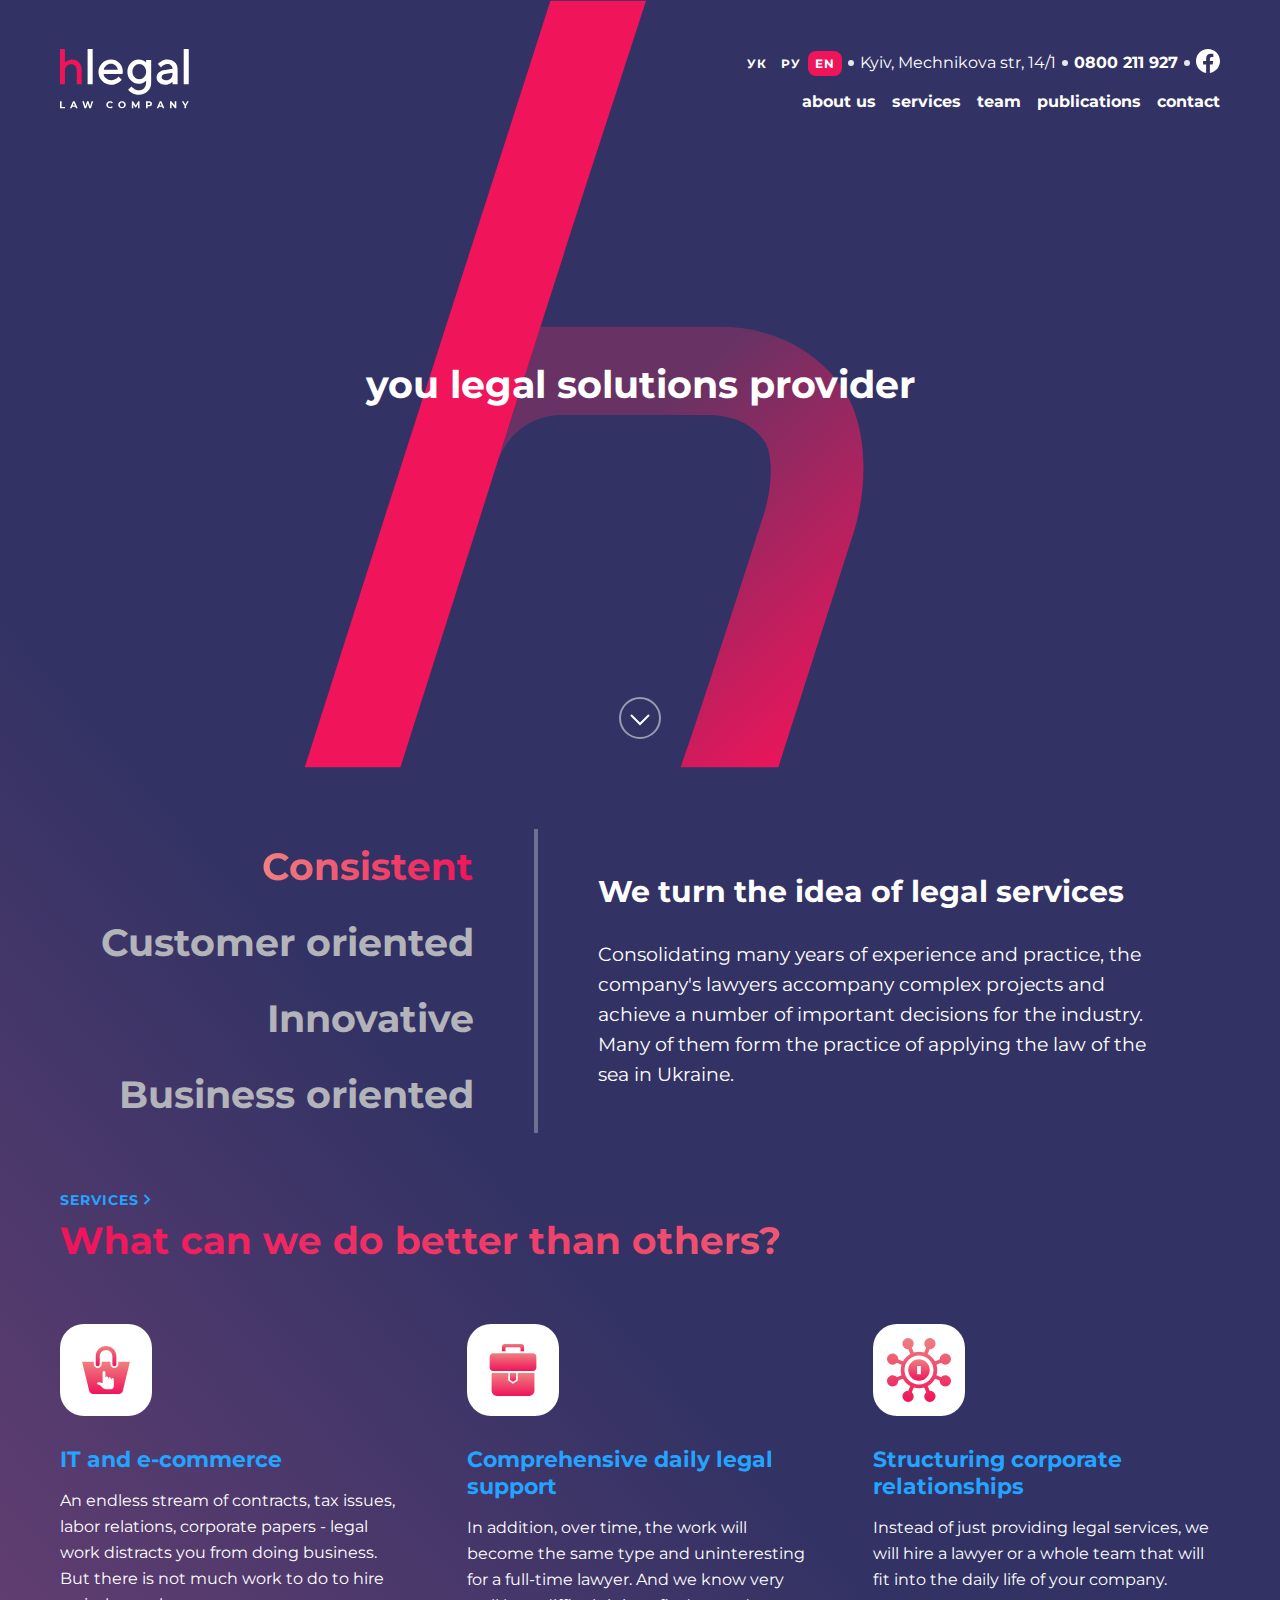
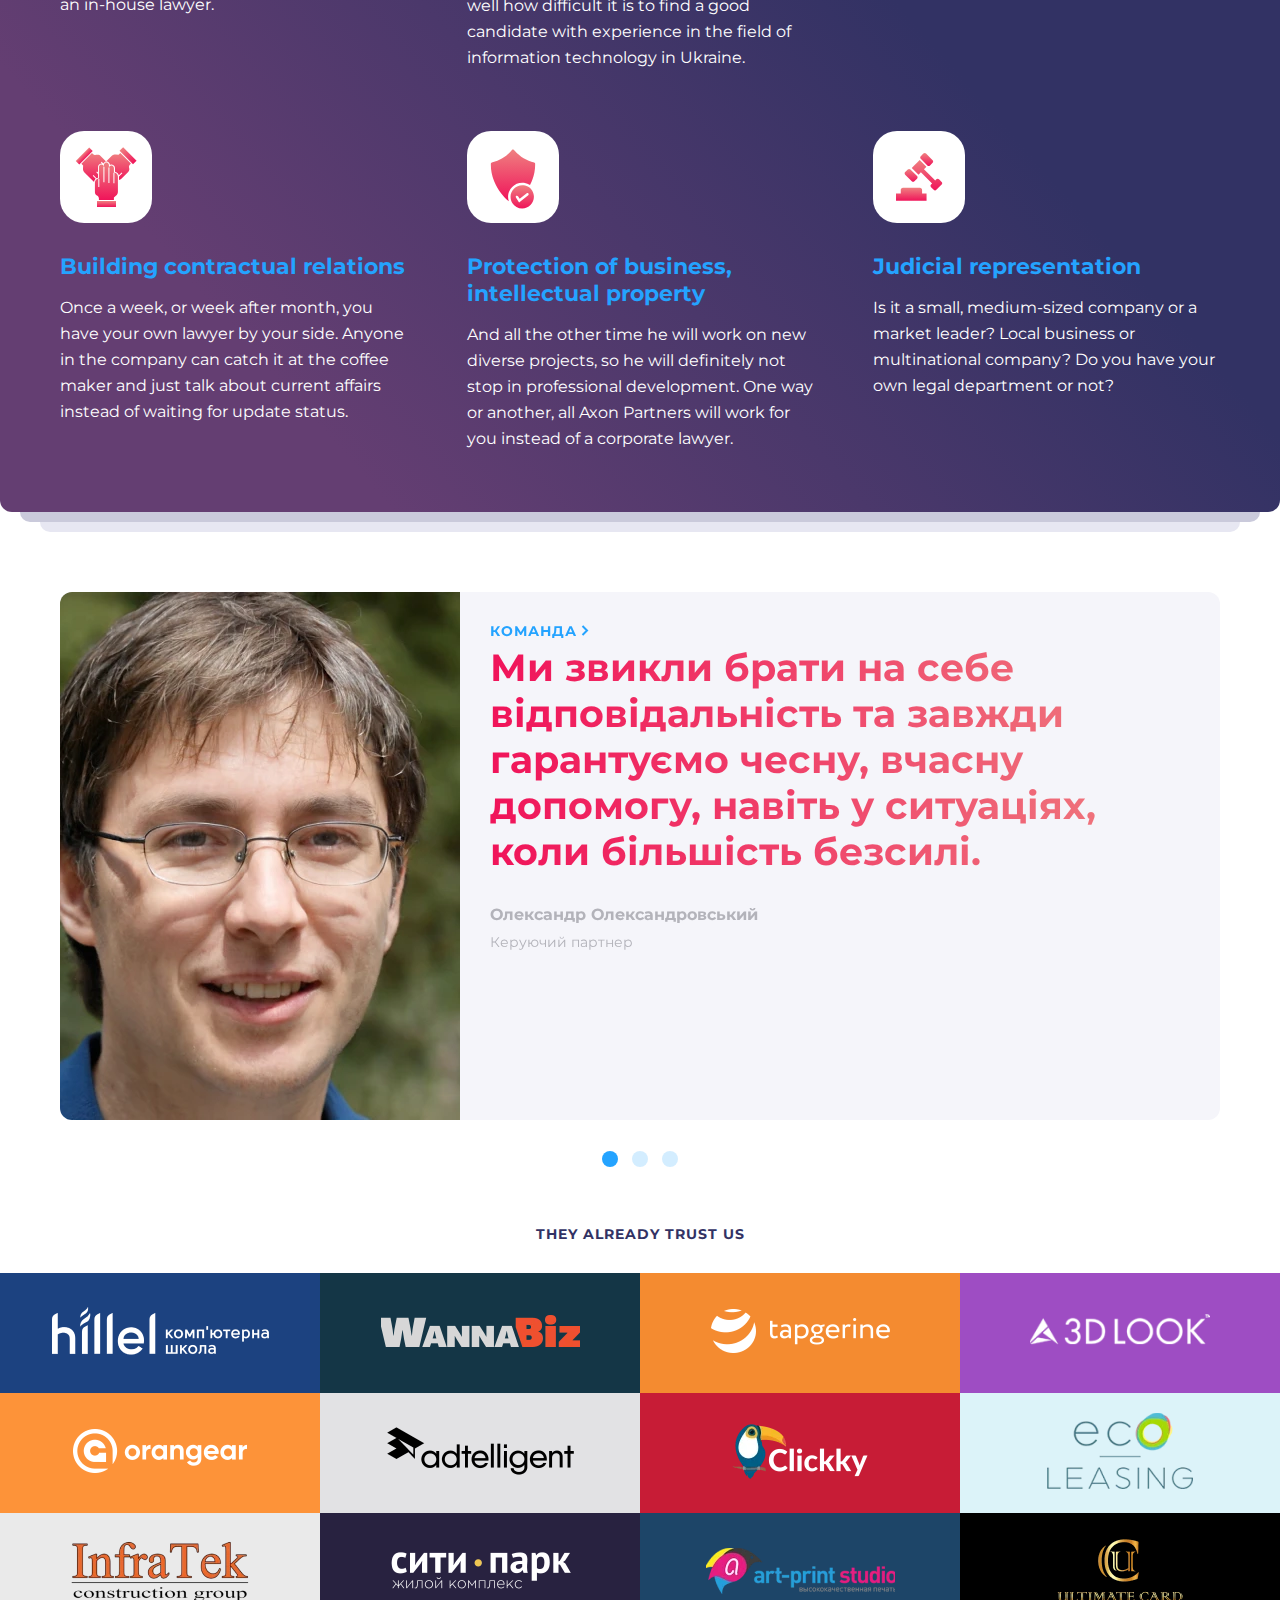
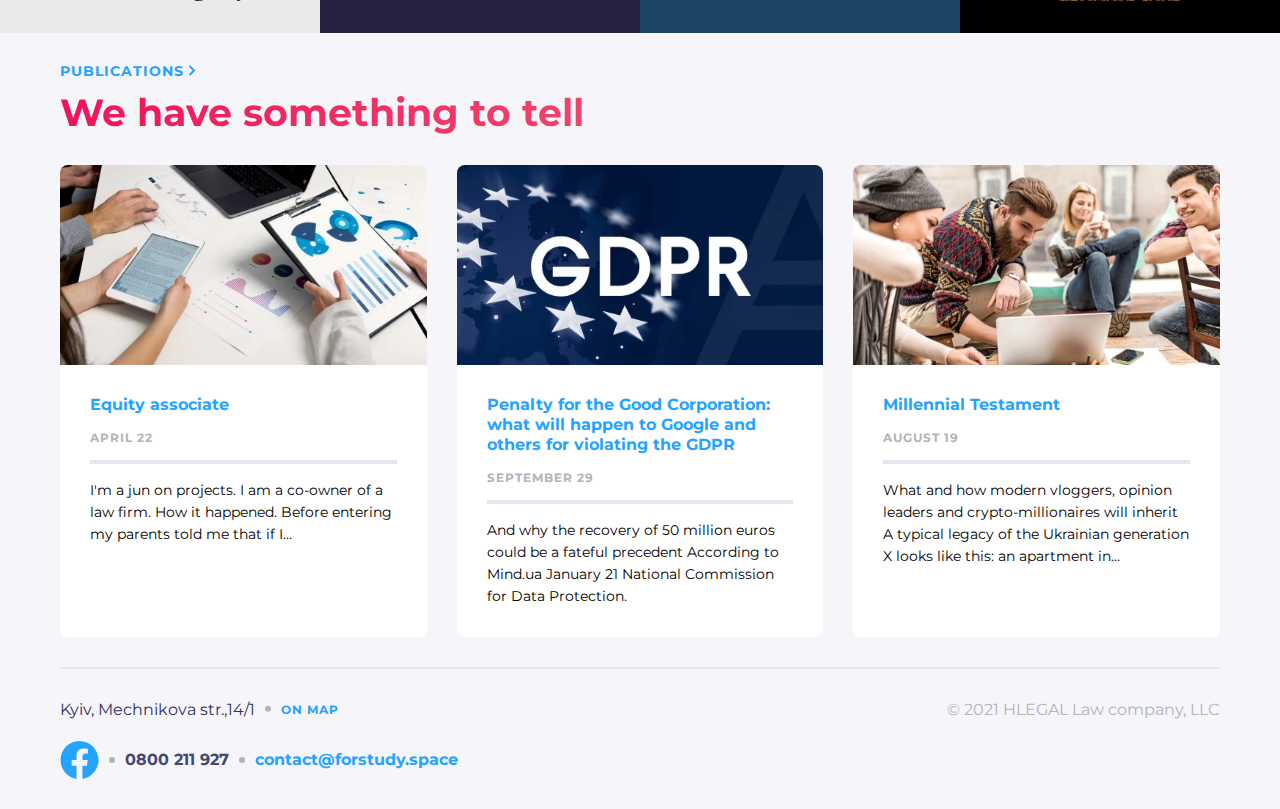
<file: app/index.html>
<!DOCTYPE html>
<html lang="en">

<head>
    <meta charset="UTF-8">
    <meta http-equiv="X-UA-Compatible" content="IE=edge">
    <meta name="viewport" content="width=device-width, initial-scale=1.0">
    <link rel="preload" href="fonts/montserrat-v25-latin_cyrillic-700.woff2" as="font" type="font/woff2"
        crossorigin="anonymous">
    <link rel="preload" href="fonts/montserrat-v25-latin_cyrillic-regular.woff2" as="font" type="font/woff2"
        crossorigin="anonymous">
    <link rel="stylesheet" href="css/style.css">
    <title>hlegal</title>
</head>

<body class="body">
    <div class="bg-gradient bg-gradient--letter">
        <div class="container">
            <header class="header">
                <div class="header__overlay"></div>
                <div class="header__top">
                    <ul class="header__lang">
                        <li><a class="header__lang-link" href="#">ук</a></li>
                        <li><a class="header__lang-link" href="#">ру</a></li>
                        <li><a class="header__lang-link header__lang-link--active" href="#">en</a></li>
                    </ul>
                    <div class="header__address">Kyiv, Mechnikova str, 14/1</div>
                    <div class="header__wrap-tel">
                        <a class="header__tel" href="tel:+0800211927">0800 211 927</a>
                    </div>
                    <a class="header__fb" href="#" aria-label="facebook link">
                        <svg class="header__icon-fb" width="24" height="24">
                            <use xlink:href="img/sprite.svg#fb-header"></use>
                        </svg>
                    </a>
                </div>
                <div class="header__logo-box">
                    <a class="header__logo" href="index.html" aria-label="logo hlegal">
                        <img class="header__logo-img" src="img/logo-light.svg" width="70" height="33" alt="hlegal">
                    </a>
                </div>
                <nav class="header__menu">
                    <button class="header__btn" type="button" aria-label="main menu button"></button>
                    <ul class="header__menu-list">
                        <li><a class="header__menu-link" href="about.html">about us</a></li>
                        <li><a class="header__menu-link" href="services.html">services</a></li>
                        <li><a class="header__menu-link" href="#">team</a></li>
                        <li><a class="header__menu-link" href="#">publications</a></li>
                        <li><a class="header__menu-link" href="#">contact</a></li>
                    </ul>
                </nav>
            </header>
            <section class="first-screen">
                <h1 class="first-screen__title">you legal solutions provider</h1>
                <a class="first-screen__btn" href="#advantages" aria-label="scroll to advantages company">
                    <svg width="42" height="42" viewBox="0 0 42 42" fill="none" xmlns="http://www.w3.org/2000/svg">
                        <g clip-path="url(#clip0_22728_11339)">
                            <circle class="first-screen__btn-circle" opacity="0.5" cx="21" cy="21" r="20" stroke="white"
                                stroke-width="2" />
                            <path class="first-screen__btn-arrow" d="M12 18L21 27L30 18" stroke="white"
                                stroke-width="2" />
                        </g>
                    </svg>
                </a>
            </section>
            <section class="advantages" id="advantages">
                <ul class="advantages__list">
                    <li><button class="advantages__btn advantages__btn--active" type="button">Consistent</button>
                    </li>
                    <li><button class="advantages__btn" type="button">Customer oriented</button></li>
                    <li><button class="advantages__btn" type="button">Innovative</button></li>
                    <li><button class="advantages__btn" type="button">Business oriented</button></li>
                </ul>
                <div class="advantages__content advantages__content--active">
                    <h2 class="advantages__title">We turn the idea of legal services</h2>
                    <p class="advantages__text">Consolidating many years of experience and practice,
                        the company's
                        lawyers accompany complex projects and achieve a number of important decisions for the
                        industry. Many of them form the practice of applying the law of the sea in Ukraine. </p>
                </div>
                <div class="advantages__content"></div>
                <div class="advantages__content"></div>
                <div class="advantages__content"></div>
            </section>
            <section class="services">
                <a class="link-to-pages" href="services.html">
                    Services
                    <svg class="link-to-pages__arrow" width="12" height="13">
                        <use xlink:href="img/sprite.svg#arrow"></use>
                    </svg>
                </a>
                <h2 class="services__title">What can we do better than others?</h2>
                <div class="services__list-articles">
                    <article class="services__article services__article--pic01">
                        <a href="#" class="services__link-article">
                            <h3>IT and e-commerce</h3>
                        </a>
                        <p class="services__text-article">An endless stream of contracts,
                            tax issues,
                            labor relations,
                            corporate papers - legal work distracts you from doing business. But there is not much
                            work to do to hire an in-house lawyer.</p>
                    </article>
                    <article class="services__article services__article--pic02">
                        <a class="services__link-article" href="#">
                            <h3>Comprehensive daily legal support</h3>
                        </a>
                        <p class="services__text-article">In addition,
                            over time,
                            the work will become the same type and uninteresting for a full-time lawyer. And we know
                            very well how difficult it is to find a good candidate with experience in the field of
                            information technology in Ukraine.</p>
                    </article>
                    <article class="services__article services__article--pic03">
                        <a class="services__link-article" href="#">
                            <h3> Structuring corporate relationships</h3>
                        </a>
                        <p class="services__text-article">Instead of just providing legal services,
                            we will hire a lawyer or a whole team that will fit into the daily life of your company.
                        </p>
                    </article>
                    <article class="services__article services__article--pic04">
                        <a class="services__link-article" href="#">
                            <h3>Building contractual relations</h3>
                        </a>
                        <p class="services__text-article">Once a week,
                            or week after month,
                            you have your own lawyer by your side. Anyone in the company can catch it at the coffee
                            maker and just talk about current affairs instead of waiting for update status.</p>
                    </article>
                    <article class="services__article services__article--pic05">
                        <a class="services__link-article" href="#">
                            <h3>Protection of business,
                                intellectual property</h3>
                        </a>
                        <p class="services__text-article">And all the other time he will work on new diverse
                            projects,
                            so he will definitely not stop in professional development. One way or another,
                            all Axon Partners will work for you instead of a corporate lawyer.</p>
                    </article>
                    <article class="services__article services__article--pic06">
                        <a class="services__link-article" href="#">
                            <h3>Judicial representation</h3>
                        </a>
                        <p class="services__text-article">Is it a small,
                            medium-sized company or a market leader? Local business or multinational company? Do you
                            have your own legal department or not?</p>
                    </article>
                </div>
            </section>
        </div>
    </div>
    <main>
        <section class="slider-team container">
            <div class="slider-team__item">
                <div class="slider-team__pic-wrap">
                    <picture>
                        <source type="image/webp"
                            srcset="img/alexander_alexandrovsky.webp 1x, img/alexander_alexandrovsky@2x.webp 2x">
                        <img class="slider-team__pic" src="img/alexander_alexandrovsky.jpg"
                            srcset="img/alexander_alexandrovsky@2x.jpg 2x" width="528" height="528"
                            alt="alexander_alexandrovsky">
                    </picture>
                </div>
                <div class="slider-team__content">
                    <a class="link-to-pages" href="#">
                        команда
                        <svg class="link-to-pages__arrow" width="12" height="13">
                            <use xlink:href="img/sprite.svg#arrow"></use>
                        </svg>
                    </a>
                    <h2 class="slider-team__title">Ми звикли брати на себе відповідальність та завжди гарантуємо
                        чесну,
                        вчасну допомогу,
                        навіть у ситуаціях,
                        коли більшість безсилі.</h2>
                    <h3 class="slider-team__subtitle">Олександр Олександровський</h3>
                    <p class="slider-team__text">Керуючий партнер</p>
                </div>
            </div>
            <div class="slider-team__item"></div>
            <div class="slider-team__item"></div>
        </section>
        <section class="companies container">
            <h2 class="companies__title">They already trust us</h2>
            <div class="companies__item-wrap">
                <div class="companies__item companies__item--blue">
                    <picture>
                        <source type="image/webp" srcset="img/hillel.webp 1x">
                        <img src="img/hillel.png" width="217" height="48" alt="Hillel">
                    </picture>
                </div>
                <div class="companies__item companies__item--dark-blue">
                    <picture>
                        <source type="image/webp" srcset="img/wannabiz.webp 1x">
                        <img src="img/wannabiz.png" width="199" height="32" alt="WannaBiz">
                    </picture>
                </div>
                <div class="companies__item companies__item--orange">
                    <picture>
                        <source type="image/webp" srcset="img/tapgerine.webp 1x">
                        <img src="img/tapgerine.png" width="179" height="44" alt="tapgerine">
                    </picture>
                </div>
                <div class="companies__item companies__item--purple">
                    <picture>
                        <source type="image/webp" srcset="img/3dlook.webp 1x">
                        <img src="img/3dlook.png" width="180" height="42" alt="3DLOOK">
                    </picture>
                </div>
                <div class="companies__item companies__item--light-orange">
                    <picture>
                        <source type="image/webp" srcset="img/orangear.webp 1x">
                        <img src="img/orangear.png" width="174" height="44" alt="orangear">
                    </picture>
                </div>
                <div class="companies__item companies__item--grey1">
                    <picture>
                        <source type="image/webp" srcset="img/adtelligent.webp 1x">
                        <img src="img/adtelligent.png" width="187" height="48" alt="adtelligent">
                    </picture>
                </div>
                <div class="companies__item companies__item--dark-red">
                    <picture>
                        <source type="image/webp" srcset="img/clickky.webp 1x">
                        <img src="img/clickky.png" width="138" height="61" alt="Clickky">
                    </picture>
                </div>
                <div class="companies__item companies__item--aquamarine">
                    <picture>
                        <source type="image/webp" srcset="img/eco-leasing.webp 1x">
                        <img src="img/eco-leasing.png" width="146" height="76" alt="eco leasing">
                    </picture>
                </div>
                <div class="companies__item companies__item--grey2">
                    <picture>
                        <source type="image/webp" srcset="img/infratek.webp 1x">
                        <img src="img/infratek.png" width="182" height="60" alt="InfraTek">
                    </picture>
                </div>
                <div class="companies__item companies__item--plum">
                    <picture>
                        <source type="image/webp" srcset="img/city-park.webp 1x">
                        <img src="img/city-park.png" width="181" height="38" alt="сити парк">
                    </picture>
                </div>
                <div class="companies__item companies__item--mid-blue">
                    <picture>
                        <source type="image/webp" srcset="img/artprint.webp 1x">
                        <img src="img/artprint.png" width="189" height="46" alt="art-print studio">
                    </picture>
                </div>
                <div class="companies__item companies__item--black">
                    <picture>
                        <source type="image/webp" srcset="img/ultimatecard.webp 1x">
                        <img src="img/ultimatecard.png" width="152" height="95" alt="Ultimate Card">
                    </picture>
                </div>
            </div>
        </section>
        <section class="publications container">
            <a class="link-to-pages" href="#">
                Publications
                <svg class="link-to-pages__arrow" width="12" height="13">
                    <use xlink:href="img/sprite.svg#arrow"></use>
                </svg>
            </a>
            <h2 class="publications__title">We have something to tell</h2>
            <div class="publications__list">
                <div class="publications__article-wrap">
                    <div class="publications__article">
                        <picture>
                            <source type="image/webp" srcset="img/work-process.webp 1x, img/work-process@2x.webp 2x">
                            <img class="publications__article-img" src="img/work-process.jpg"
                                srcset="img/work-process@2x.jpg 2x" width="500" height="300" alt="">
                        </picture>
                        <div class="publications__article-content">
                            <a class="publications__article-link" href="#">Equity associate</a>
                            <p class="publications__article-data">April 22</p>
                            <p class="publications__article-text">
                                I'm a jun on projects. I am a co-owner of a law firm. How it happened. Before entering
                                my
                                parents told me that if I…
                            </p>
                        </div>
                    </div>
                </div>
                <div class="publications__article-wrap">
                    <div class="publications__article">
                        <picture>
                            <source type="image/webp" srcset="img/gdpr.webp 1x, img/gdpr@2x.webp 2x">
                            <img class="publications__article-img" src="img/gdpr.jpg" srcset="img/gdpr@2x.jpg 2x"
                                width="500" height="300" alt="GDPR">
                        </picture>
                        <div class="publications__article-content">
                            <a class="publications__article-link" href="#">Penalty for the Good Corporation: what will
                                happen
                                to Google and others for violating the GDPR</a>
                            <p class="publications__article-data">September 29</p>
                            <p class="publications__article-text">
                                And why the recovery of 50 million euros could be a fateful precedent According to
                                Mind.ua
                                January 21 National
                                Commission for Data Protection.
                            </p>
                        </div>
                    </div>
                </div>
                <div class="publications__article-wrap">
                    <div class="publications__article">
                        <picture>
                            <source type="image/webp" srcset="img/people.webp 1x, img/people@2x.webp 2x">
                            <img class="publications__article-img" src="img/people.jpg" srcset="img/people@2x.jpg 2x"
                                width="500" height="300" alt="">
                        </picture>
                        <div class="publications__article-content">
                            <a class="publications__article-link" href="#">Millennial Testament</a>
                            <p class="publications__article-data">August 19</p>
                            <p class="publications__article-text">
                                What and how modern vloggers, opinion leaders and crypto-millionaires will inherit A
                                typical
                                legacy of the Ukrainian
                                generation X looks like this: an apartment in…
                            </p>
                        </div>
                    </div>
                </div>
            </div>
        </section>
    </main>
    <footer class="footer footer--line  container">
        <div class="footer__top">
            <p class="footer__address">Kyiv, Mechnikova str.,14/1</p>
            <a class="footer__map" href="https://goo.gl/maps/ezwTsN5GzRs3HRCt7" target="_blank">on map</a>
        </div>
        <div class="footer__bottom">
            <a class="footer__fb" href="#" aria-label="facebook link">
                <svg class="footer__icon-fb" width="39" height="38">
                    <use xlink:href="img/sprite.svg#fb-footer"></use>
                </svg>
            </a>
            <div class="footer__wrap-tel">
                <a class="footer__tel" href="tel:+0800211927">0800 211 927</a>
            </div>
            <a class="footer__email" href="mailto:contact@forstudy.space">contact@forstudy.space</a>
        </div>
        <p class="footer__copy">&copy; 2021 HLEGAL Law company, LLC</p>
    </footer>

    <script src="js/all.js"></script>

</body>

</html>
</file>
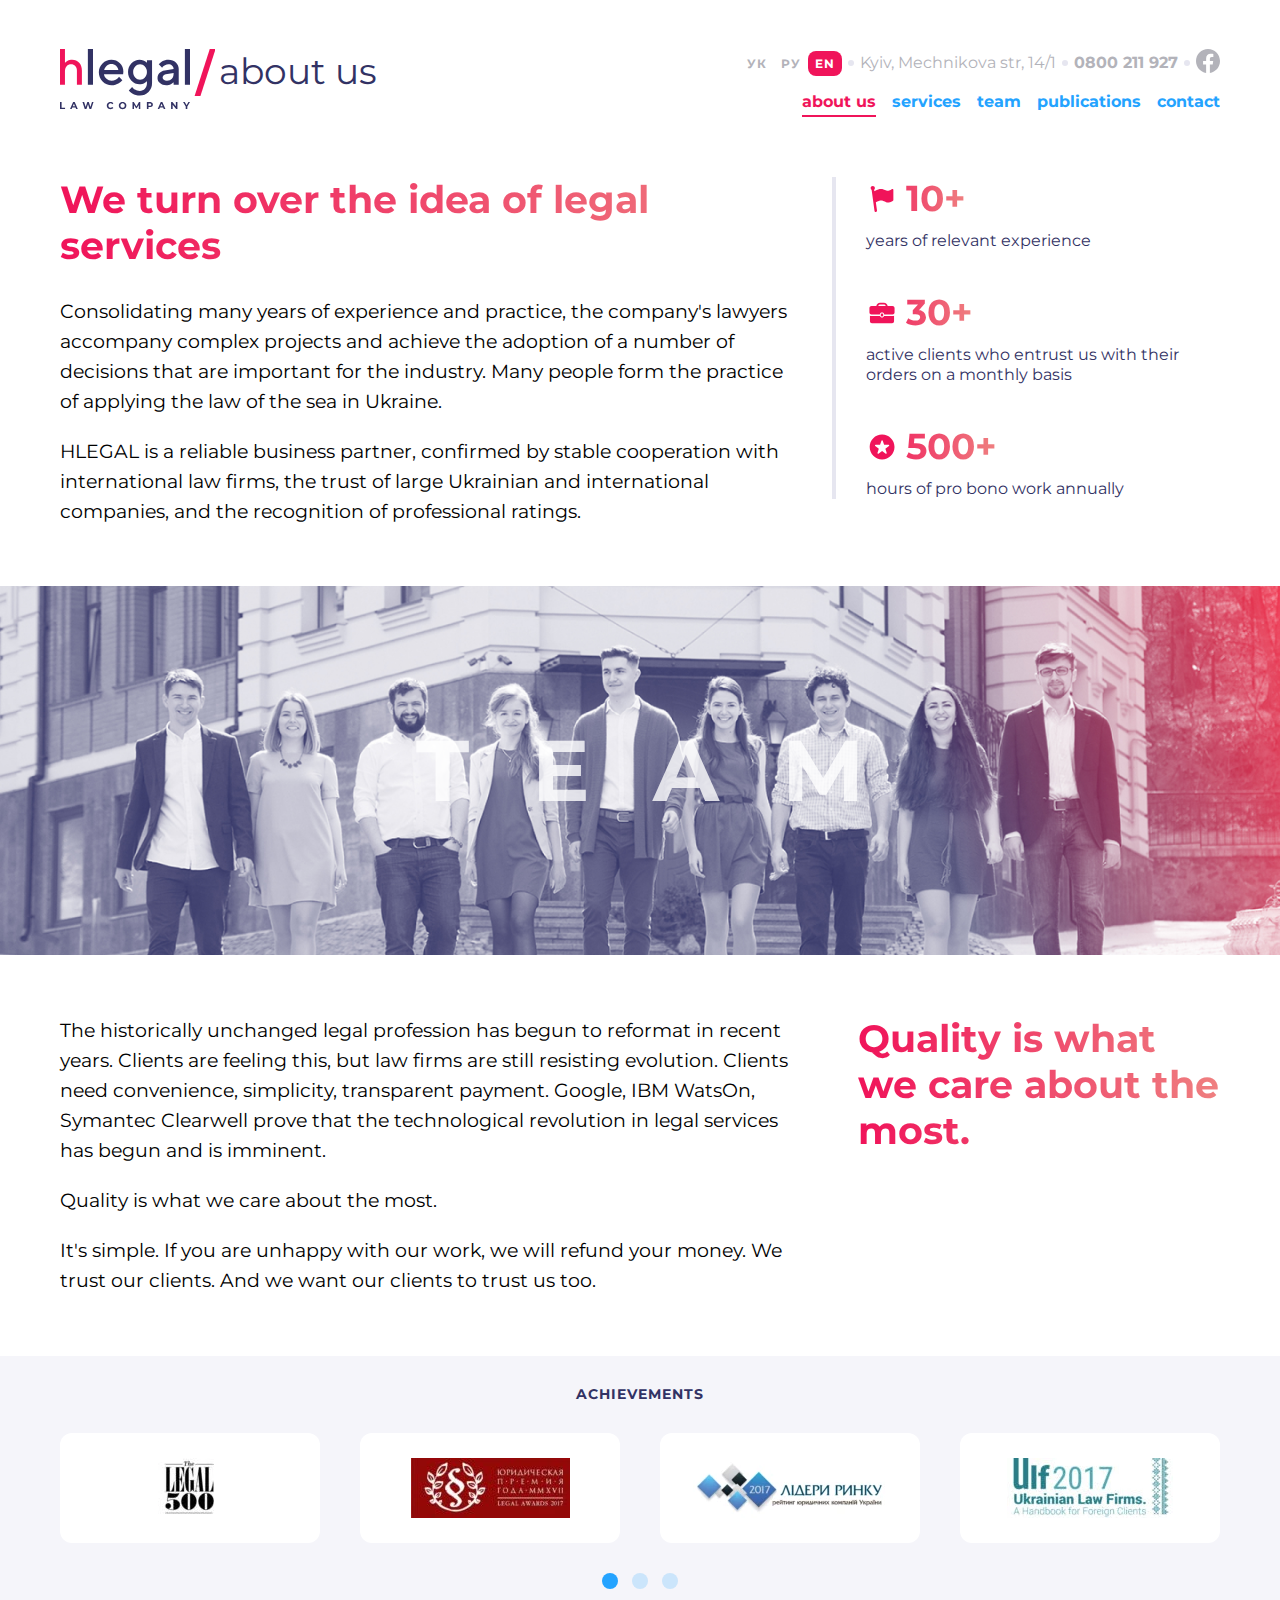
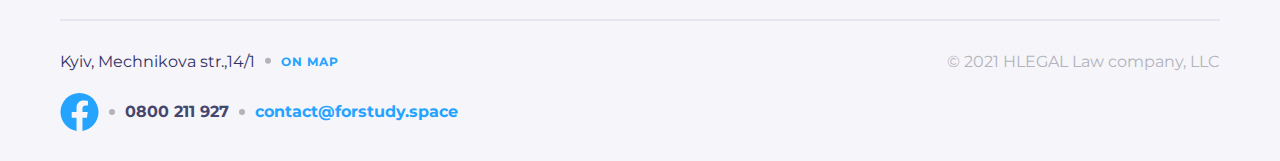
<file: app/about.html>
<!DOCTYPE html>
<html lang="en">

<head>
    <meta charset="UTF-8">
    <meta http-equiv="X-UA-Compatible" content="IE=edge">
    <meta name="viewport" content="width=device-width, initial-scale=1.0">
    <link rel="preload" href="fonts/montserrat-v25-latin_cyrillic-700.woff2" as="font" type="font/woff2"
        crossorigin="anonymous">
    <link rel="preload" href="fonts/montserrat-v25-latin_cyrillic-regular.woff2" as="font" type="font/woff2"
        crossorigin="anonymous">
    <link rel="stylesheet" href="css/style.css">
    <title>hlegal/about</title>
</head>

<body class="body">
    <div class="container">
        <header class="header">
            <div class="header__overlay"></div>
            <div class="header__top header__top--theme-light">
                <ul class="header__lang">
                    <li><a class="header__lang-link header__lang-link--theme-light" href="#">ук</a></li>
                    <li><a class="header__lang-link header__lang-link--theme-light" href="#">ру</a></li>
                    <li><a class="header__lang-link header__lang-link--theme-light header__lang-link--active"
                            href="#">en</a></li>
                </ul>
                <div class="header__address header__address--theme-light">Kyiv, Mechnikova str, 14/1</div>
                <div class="header__wrap-tel">
                    <a class="header__tel header__tel--theme-light" href="tel:+0800211927">0800 211 927</a>
                </div>
                <a class="header__fb" href="#" aria-label="facebook link">
                    <svg class="header__icon-fb header__icon-fb--grey" width="24" height="24">
                        <use xlink:href="img/sprite.svg#fb-header"></use>
                    </svg>
                </a>
            </div>
            <div class="header__logo-box">
                <a class="header__logo" href="index.html" aria-label="logo hlegal">
                    <img class="header__logo-img" src="img/logo-dark.svg" width="70" height="33" alt="hlegal">
                </a>
                <p class="header__b-crumbs header__b-crumbs--theme-light">about us</p>
            </div>
            <nav class="header__menu">
                <button class="header__btn header__btn--theme-light" type="button"
                    aria-label="main menu button"></button>
                <ul class="header__menu-list header__menu-list--theme-light">
                    <li><a class="header__menu-link header__menu-link--theme-light header__menu-link--active"
                            href="about.html">about us</a></li>
                    <li><a class="header__menu-link header__menu-link--theme-light" href="services.html">services</a>
                    </li>
                    <li><a class="header__menu-link header__menu-link--theme-light" href="#">team</a></li>
                    <li><a class="header__menu-link header__menu-link--theme-light" href="#">publications</a></li>
                    <li><a class="header__menu-link header__menu-link--theme-light" href="#">contact</a></li>
                </ul>
            </nav>
        </header>
    </div>
    <main>
        <section class="about container container--sm">
            <div class="about__content">
                <h1 class="about__title">We turn over the idea of legal services</h1>
                <p class="about__text">Consolidating many years of experience and practice, the company's lawyers
                    accompany
                    complex projects
                    and achieve the
                    adoption of a number of decisions that are important for the industry. Many people form the practice
                    of
                    applying the law
                    of the sea in Ukraine.</p>
                <p class="about__text">HLEGAL is a reliable business partner, confirmed by stable cooperation with
                    international law firms, the trust of large
                    Ukrainian and international companies, and the recognition of professional ratings.</p>
            </div>
            <div class="about__statistic">
                <article class="about__article">
                    <p class="about__article-number about__article-number--pic01">10+</p>
                    <p class="about__article-text">years of relevant experience</p>
                </article>
                <article class="about__article">
                    <p class="about__article-number about__article-number--pic02">30+</p>
                    <p class="about__article-text">active clients who entrust us with their orders on a monthly basis
                    </p>
                </article>
                <article class="about__article">
                    <p class="about__article-number about__article-number--pic03">500+</p>
                    <p class=" about__article-text">hours of pro bono work annually</p>
                </article>
            </div>
        </section>
        <div class="container">
            <div class="photo-team">
                <p class="photo-team__text">Team</p>
            </div>
        </div>
        <section class="about-more container container--sm">
            <div class="about-more__text-wrap">
                <p class="about-more__text">The historically unchanged legal profession has begun to reformat in recent
                    years. Clients are feeling this, but law
                    firms are still resisting evolution. Clients need convenience, simplicity, transparent payment.
                    Google,
                    IBM WatsOn,
                    Symantec Clearwell prove that the technological revolution in legal services has begun and is
                    imminent.
                </p>
                <p class="about-more__text">Quality is what we care about the most.</p>
                <p class="about-more__text">It's simple. If you are unhappy with our work, we will refund your money. We
                    trust our clients. And we want our clients
                    to trust us too.</p>
            </div>
            <h2 class="about-more__title">Quality is what we care about the most.</h2>
        </section>
        <section class="achievements container">
            <h2 class="achievements__title">achievements</h2>
            <div class="achievements__slider">
                <div class="achievements__slider-item-wrap">
                    <div class="achievements__slider-item">
                        <picture>
                            <source type="image/webp" srcset="img/legal500.webp 1x">
                            <img class="achievements__pic" src="img/legal500.jpg" width="80" height="60"
                                alt="the legal 500">
                        </picture>
                    </div>
                </div>
                <div class="achievements__slider-item-wrap">
                    <div class="achievements__slider-item">
                        <picture>
                            <source type="image/webp" srcset="img/legal-awards-2017.webp 1x">
                            <img class="achievements__pic" src="img/legal-awards-2017.jpg" width="159" height="60"
                                alt="legal awards 2017">
                        </picture>
                    </div>
                </div>
                <div class="achievements__slider-item-wrap">
                    <div class="achievements__slider-item">
                        <picture>
                            <source type="image/webp" srcset="img/market-leaders-2017.webp 1x">
                            <img class="achievements__pic" src="img/market-leaders-2017.jpg" width="195" height="60"
                                alt="market leaders 2017">
                        </picture>
                    </div>
                </div>
                <div class="achievements__slider-item-wrap">
                    <div class="achievements__slider-item">
                        <picture>
                            <source type="image/webp" srcset="img/ulf-2017.webp 1x">
                            <img class="achievements__pic" src="img/ulf-2017.jpg" width="166" height="60"
                                alt="ukrainian law firms 2017">
                        </picture>
                    </div>
                </div>
                <div class="achievements__slider-item-wrap">
                    <div class="achievements__slider-item">
                    </div>
                </div>
                <div class="achievements__slider-item-wrap">
                    <div class="achievements__slider-item">
                    </div>
                </div>
            </div>
        </section>
    </main>
    <footer class="footer footer--line container">
        <div class="footer__top">
            <p class="footer__address">Kyiv, Mechnikova str.,14/1</p>
            <a class="footer__map" href="https://goo.gl/maps/ezwTsN5GzRs3HRCt7" target="_blank">on map</a>
        </div>
        <div class="footer__bottom">
            <a class="footer__fb" href="#" aria-label="facebook link">
                <svg class="footer__icon-fb" width="39" height="38">
                    <use xlink:href="img/sprite.svg#fb-footer"></use>
                </svg>
            </a>
            <div class="footer__wrap-tel">
                <a class="footer__tel" href="tel:+0800211927">0800 211 927</a>
            </div>
            <a class="footer__email" href="mailto:contact@forstudy.space">contact@forstudy.space</a>
        </div>
        <p class="footer__copy">&copy; 2021 HLEGAL Law company, LLC</p>
    </footer>

    <script src="js/all.js"></script>

</body>

</html>
</file>
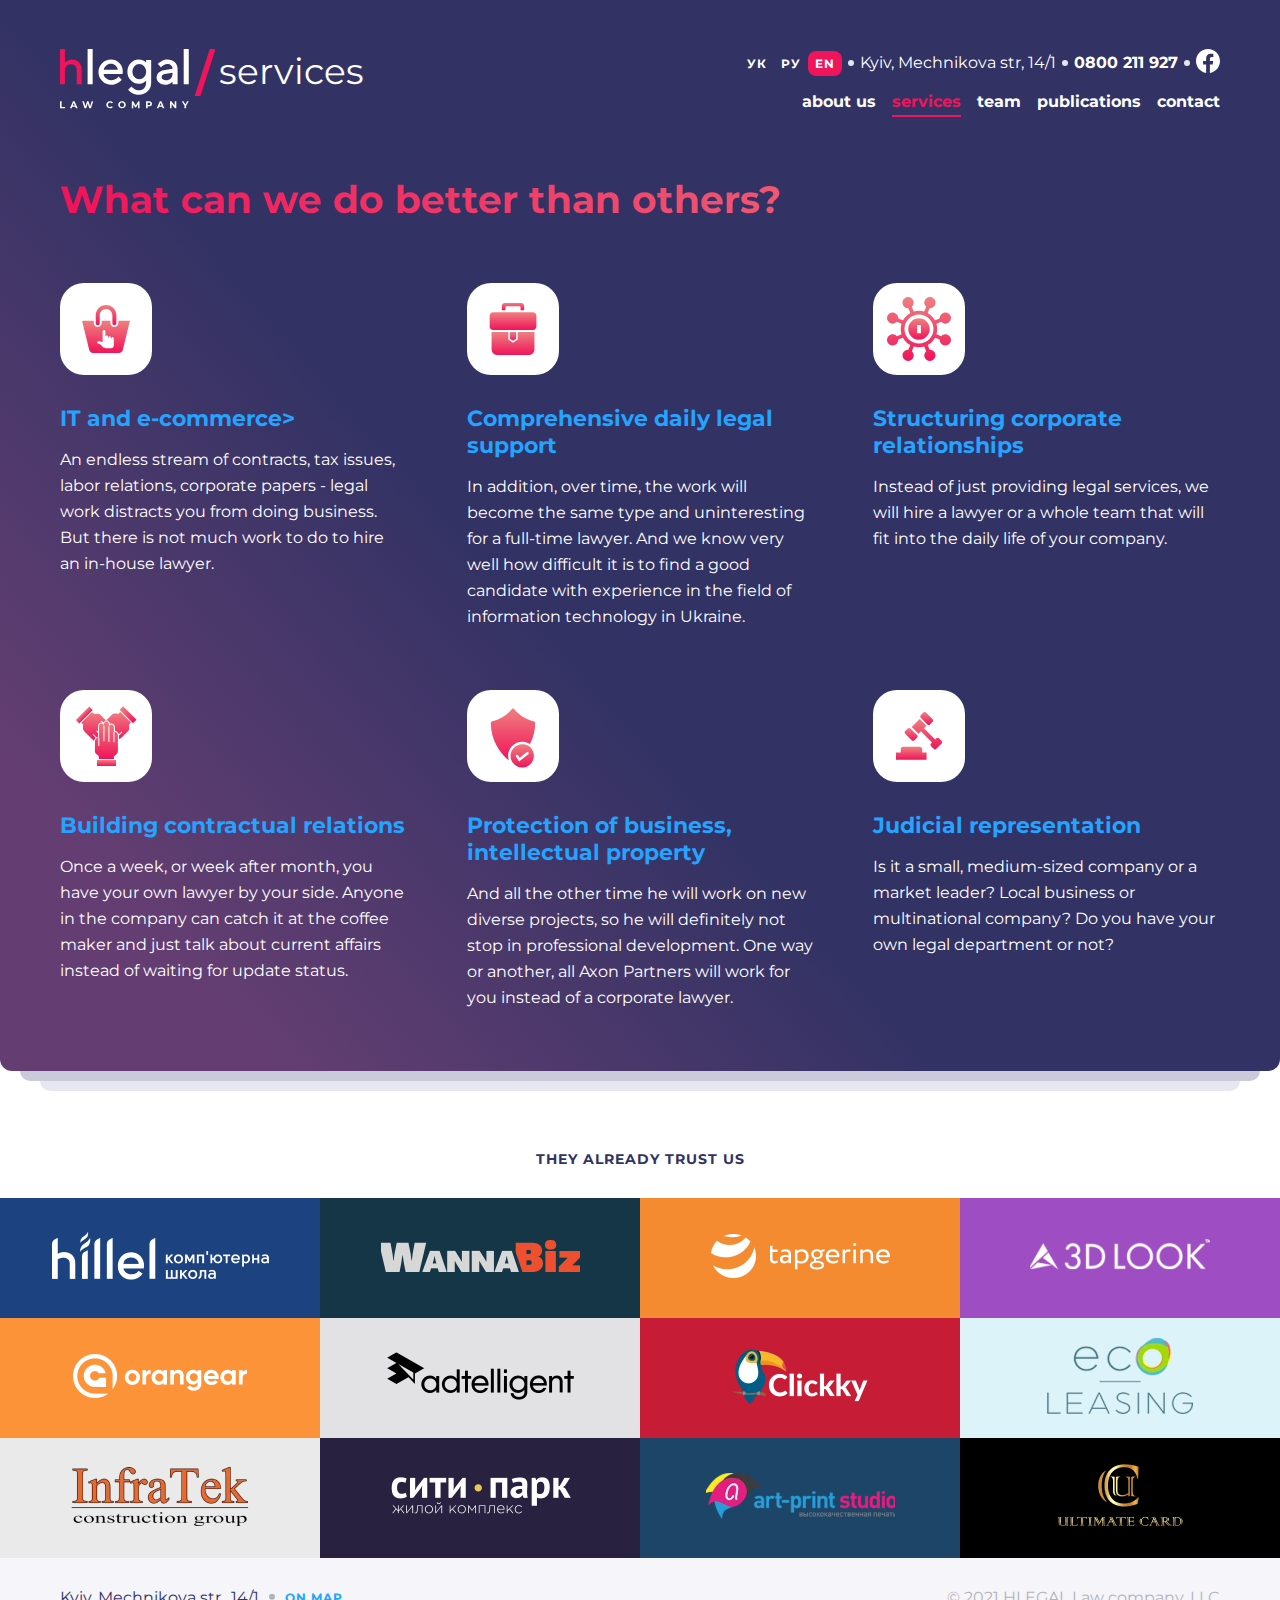
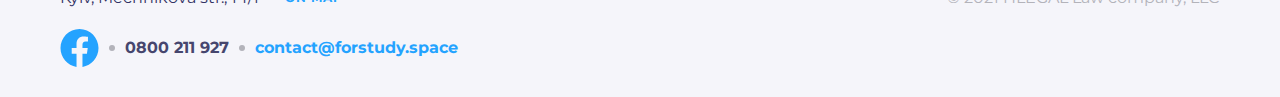
<file: app/services.html>
<!DOCTYPE html>
<html lang="en">

<head>
    <meta charset="UTF-8">
    <meta http-equiv="X-UA-Compatible" content="IE=edge">
    <meta name="viewport" content="width=device-width, initial-scale=1.0">
    <link rel="preload" href="fonts/montserrat-v25-latin_cyrillic-700.woff2" as="font" type="font/woff2"
        crossorigin="anonymous">
    <link rel="preload" href="fonts/montserrat-v25-latin_cyrillic-regular.woff2" as="font" type="font/woff2"
        crossorigin="anonymous">
    <link rel="stylesheet" href="css/style.css">
    <title>hlegal/servises</title>
</head>

<body class="body">
    <div class="bg-gradient">
        <div class="container">
            <header class="header">
                <div class="header__overlay"></div>
                <div class="header__top">
                    <ul class="header__lang">
                        <li><a class="header__lang-link" href="#">ук</a></li>
                        <li><a class="header__lang-link" href="#">ру</a></li>
                        <li><a class="header__lang-link header__lang-link--active" href="#">en</a></li>
                    </ul>
                    <div class="header__address">Kyiv,
                        Mechnikova str,
                        14/1</div>
                    <div class="header__wrap-tel">
                        <a class="header__tel" href="tel:+0800211927">0800 211 927</a>
                    </div>
                    <a class="header__fb" href="#" aria-label="facebook link">
                        <svg class="header__icon-fb" width="24" height="24">
                            <use xlink:href="img/sprite.svg#fb-header"></use>
                        </svg>
                    </a>
                </div>
                <div class="header__logo-box">
                    <a class="header__logo" href="index.html" aria-label="logo hlegal">
                        <img class="header__logo-img" src="img/logo-light.svg" width="70" height="33" alt="hlegal"></a>
                    <p class="header__b-crumbs">services</p>
                </div>
                <nav class="header__menu">
                    <button class="header__btn" type="button" aria-label="main menu button"></button>
                    <ul class="header__menu-list">
                        <li><a class="header__menu-link" href="about.html">about us</a></li>
                        <li><a class="header__menu-link header__menu-link--active" href="services.html">services</a>
                        </li>
                        <li><a class="header__menu-link" href="#">team</a></li>
                        <li><a class="header__menu-link" href="#">publications</a></li>
                        <li><a class="header__menu-link" href="#">contact</a></li>
                    </ul>
                </nav>
            </header>
            <section class="services">
                <h2 class="services__title services__title--pd">
                    What can we do better than others?
                </h2>
                <div class="services__list-articles">
                    <article class="services__article services__article--pic01">
                        <a class="services__link-article" href="#">
                            <h3>IT and e-commerce></h3>
                        </a>
                        <p class="services__text-article">An endless stream of contracts,
                            tax issues,
                            labor relations,
                            corporate papers - legal work distracts you from doing business. But there is not much
                            work to do to hire an in-house lawyer.</p>
                    </article>
                    <article class="services__article services__article--pic02">
                        <a class="services__link-article" href="#">
                            <h3>Comprehensive daily legal support</h3>
                        </a>
                        <p class="services__text-article">In addition,
                            over time,
                            the work will become the same type and uninteresting for a full-time lawyer. And we know
                            very well how difficult it is to find a good candidate with experience in the field of
                            information technology in Ukraine.</p>
                    </article>
                    <article class="services__article services__article--pic03">
                        <a class="services__link-article" href="#">
                            <h3>Structuring corporate relationships</h3>
                        </a>
                        <p class="services__text-article">Instead of just providing legal services,
                            we will hire a lawyer or a whole team that will fit into the daily life of your company.
                        </p>
                    </article>
                    <article class="services__article services__article--pic04">
                        <a class="services__link-article" href="#">
                            <h3>Building contractual relations</h3>
                        </a>
                        <p class="services__text-article">Once a week,
                            or week after month,
                            you have your own lawyer by your side. Anyone in the company can catch it at the coffee
                            maker and just talk about current affairs instead of waiting for update status.</p>
                    </article>
                    <article class="services__article services__article--pic05">
                        <a class="services__link-article" href="#">
                            <h3>Protection of business,
                                intellectual property</h3>
                        </a>
                        <p class="services__text-article">And all the other time he will work on new diverse
                            projects,
                            so he will definitely not stop in professional development. One way or another,
                            all Axon Partners will work for you instead of a corporate lawyer.</p>
                    </article>
                    <article class="services__article services__article--pic06">
                        <a class="services__link-article" href="#">
                            <h3>Judicial representation</h3>
                        </a>
                        <p class="services__text-article">Is it a small,
                            medium-sized company or a market leader? Local business or multinational company? Do you
                            have your own legal department or not?</p>
                    </article>
                </div>
            </section>
        </div>
    </div>
    <main>
        <section class="companies container">
            <h2 class="companies__title companies__title--pd">They already trust us</h2>
            <div class="companies__item-wrap companies__item-wrap--mg">
                <div class="companies__item companies__item--blue">
                    <picture>
                        <source type="image/webp" srcset="img/hillel.webp 1x">
                        <img src="img/hillel.png" width="217" height="48" alt="Hillel">
                    </picture>
                </div>
                <div class="companies__item companies__item--dark-blue">
                    <picture>
                        <source type="image/webp" srcset="img/wannabiz.webp 1x">
                        <img src="img/wannabiz.png" width="199" height="32" alt="WannaBiz">
                    </picture>
                </div>
                <div class="companies__item companies__item--orange">
                    <picture>
                        <source type="image/webp" srcset="img/tapgerine.webp 1x">
                        <img src="img/tapgerine.png" width="179" height="44" alt="tapgerine">
                    </picture>
                </div>
                <div class="companies__item companies__item--purple">
                    <picture>
                        <source type="image/webp" srcset="img/3dlook.webp 1x">
                        <img src="img/3dlook.png" width="180" height="42" alt="3DLOOK">
                    </picture>
                </div>
                <div class="companies__item companies__item--light-orange">
                    <picture>
                        <source type="image/webp" srcset="img/orangear.webp 1x">
                        <img src="img/orangear.png" width="174" height="44" alt="orangear">
                    </picture>
                </div>
                <div class="companies__item companies__item--grey1">
                    <picture>
                        <source type="image/webp" srcset="img/adtelligent.webp 1x">
                        <img src="img/adtelligent.png" width="187" height="48" alt="adtelligent">
                    </picture>
                </div>
                <div class="companies__item companies__item--dark-red">
                    <picture>
                        <source type="image/webp" srcset="img/clickky.webp 1x">
                        <img src="img/clickky.png" width="138" height="61" alt="Clickky">
                    </picture>
                </div>
                <div class="companies__item companies__item--aquamarine">
                    <picture>
                        <source type="image/webp" srcset="img/eco-leasing.webp 1x">
                        <img src="img/eco-leasing.png" width="146" height="76" alt="eco leasing">
                    </picture>
                </div>
                <div class="companies__item companies__item--grey2">
                    <picture>
                        <source type="image/webp" srcset="img/infratek.webp 1x">
                        <img src="img/infratek.png" width="182" height="60" alt="InfraTek">
                    </picture>
                </div>
                <div class="companies__item companies__item--plum">
                    <picture>
                        <source type="image/webp" srcset="img/city-park.webp 1x">
                        <img src="img/city-park.png" width="181" height="38" alt="сити парк">
                    </picture>
                </div>
                <div class="companies__item companies__item--mid-blue">
                    <picture>
                        <source type="image/webp" srcset="img/artprint.webp 1x">
                        <img src="img/artprint.png" width="189" height="46" alt="art-print studio">
                    </picture>
                </div>
                <div class="companies__item companies__item--black">
                    <picture>
                        <source type="image/webp" srcset="img/ultimatecard.webp 1x">
                        <img src="img/ultimatecard.png" width="152" height="95" alt="Ultimate Card">
                    </picture>
                </div>
            </div>
        </section>
    </main>
    <footer class="footer container">
        <div class="footer__top">
            <p class="footer__address">Kyiv,
                Mechnikova str.,
                14/1</p>
            <a class="footer__map" href="https://goo.gl/maps/ezwTsN5GzRs3HRCt7" target="_blank">on
                map</a>
        </div>
        <div class="footer__bottom">
            <a class="footer__fb" href="#" aria-label="facebook link">
                <svg class="footer__icon-fb" width="39" height="38">
                    <use xlink:href="img/sprite.svg#fb-footer"></use>
                </svg>
            </a>
            <div class="footer__wrap-tel">
                <a class="footer__tel" href="tel:+0800211927">0800 211 927</a>
            </div>
            <a class="footer__email" href="mailto:contact@forstudy.space">contact@forstudy.space</a>
        </div>
        <p class="footer__copy">&copy; 2021 HLEGAL Law company,
            LLC</p>
    </footer>

    <script src="js/all.js"></script>

</body>

</html>
</file>
<file: app/css/style.css>
/* Slider */
.slick-slider {
  position: relative;
  display: block;
  -webkit-box-sizing: border-box;
          box-sizing: border-box;
  -webkit-touch-callout: none;
  -webkit-user-select: none;
  -moz-user-select: none;
  -ms-user-select: none;
  user-select: none;
  -ms-touch-action: pan-y;
  touch-action: pan-y;
  -webkit-tap-highlight-color: transparent;
}

.slick-list {
  position: relative;
  overflow: hidden;
  display: block;
  margin: 0;
  padding: 0;
}

.slick-list:focus {
  outline: none;
}

.slick-list.dragging {
  cursor: pointer;
  cursor: hand;
}

.slick-slider .slick-track,
.slick-slider .slick-list {
  -webkit-transform: translate3d(0, 0, 0);
  transform: translate3d(0, 0, 0);
}

.slick-track {
  position: relative;
  left: 0;
  top: 0;
  display: block;
  margin-left: auto;
  margin-right: auto;
}

.slick-track:before, .slick-track:after {
  content: "";
  display: table;
}

.slick-track:after {
  clear: both;
}

.slick-loading .slick-track {
  visibility: hidden;
}

.slick-slide {
  float: left;
  height: 100%;
  min-height: 1px;
  display: none;
}

[dir="rtl"] .slick-slide {
  float: right;
}

.slick-slide img {
  display: block;
}

.slick-slide.slick-loading img {
  display: none;
}

.slick-slide.dragging img {
  pointer-events: none;
}

.slick-initialized .slick-slide {
  display: block;
}

.slick-loading .slick-slide {
  visibility: hidden;
}

.slick-vertical .slick-slide {
  display: block;
  height: auto;
  border: 1px solid transparent;
}

.slick-arrow.slick-hidden {
  display: none;
}

@font-face {
  font-family: 'Montserrat';
  font-style: normal;
  font-weight: 400;
  src: url("../fonts/montserrat-v25-latin_cyrillic-regular.woff2") format("woff2"), url("../fonts/montserrat-v25-latin_cyrillic-regular.woff") format("woff");
}

@font-face {
  font-family: 'Montserrat';
  font-style: normal;
  font-weight: 700;
  src: url("../fonts/montserrat-v25-latin_cyrillic-700.woff2") format("woff2"), url("../fonts/montserrat-v25-latin_cyrillic-700.woff") format("woff");
}

* {
  margin: 0;
  -webkit-box-sizing: border-box;
          box-sizing: border-box;
}

.body {
  font-family: 'Montserrat', 'Arial', sans-serif;
  font-weight: 400;
  font-style: normal;
  background: #FFFFFF;
  min-width: 375px;
}

.body.stop-scroll {
  overflow: hidden;
  height: 100vh;
}

.container {
  max-width: 1920px;
  min-width: 375px;
  padding: 0 30px;
  margin: 0 auto;
}

@media (min-width: 768px) {
  .container {
    padding: 0 60px;
  }
}

@media (min-width: 1440px) {
  .container--sm {
    padding: 0 180px;
  }
}

@media (min-width: 1920px) {
  .container {
    padding: 0 160px;
  }
}

a {
  text-decoration: none;
  color: #24A3FF;
  -webkit-transition-duration: 300ms;
          transition-duration: 300ms;
  -webkit-transition-property: color;
  transition-property: color;
}

a:hover {
  color: #F0145A;
}

.visually-hidden {
  position: absolute;
  width: 1px;
  height: 1px;
  margin: -1px;
  border: 0;
  padding: 0;
  clip: rect(0 0 0 0);
  overflow: hidden;
}

.img-responsive {
  max-width: 100%;
  height: auto;
}

.bg-gradient {
  background: linear-gradient(228.57deg, #323264 11.93%, #323264 57.17%, #643E72 87.46%);
  border-radius: 0px 0px 12px 12px;
  position: relative;
}

.bg-gradient::after {
  content: '';
  height: 10px;
  position: absolute;
  bottom: -10px;
  left: 20px;
  right: 20px;
  background: #CACADB;
  border-radius: 0px 0px 12px 12px;
}

.bg-gradient::before {
  content: '';
  height: 10px;
  position: absolute;
  bottom: -20px;
  left: 40px;
  right: 40px;
  background: #E7E7F2;
  border-radius: 0px 0px 12px 12px;
}

.bg-gradient--letter {
  background: url(../img/letter.svg) no-repeat center top, linear-gradient(228.57deg, #323264 11.93%, #323264 57.17%, #643E72 87.46%);
  background-size: 523px 600px, auto;
}

@media (min-width: 768px) {
  .bg-gradient--letter {
    background-size: 893px 1024px, auto;
  }
}

@media (min-width: 1024px) {
  .bg-gradient--letter {
    background-size: 670px 768px, auto;
  }
}

@media (min-width: 1440px) {
  .bg-gradient--letter {
    background-size: 697px 799px, auto;
  }
}

.header {
  margin: 0 -15px;
  display: grid;
  -webkit-box-align: center;
      -ms-flex-align: center;
          align-items: center;
  grid-template-columns: 1fr -webkit-min-content;
  grid-template-columns: 1fr min-content;
  grid-template-rows: -webkit-min-content -webkit-min-content;
  grid-template-rows: min-content min-content;
}

.header__overlay {
  position: fixed;
  z-index: 1;
  width: 100%;
  height: calc(100%);
  left: 0;
  top: 102px;
  background-color: rgba(0, 0, 0, 0.5);
  visibility: hidden;
  opacity: 0;
  cursor: pointer;
}

.header__overlay.active {
  -webkit-transition: opacity 0.6s cubic-bezier(0.25, 0.46, 0.45, 0.94), visibility 0.6s cubic-bezier(0.25, 0.46, 0.45, 0.94);
  transition: opacity 0.6s cubic-bezier(0.25, 0.46, 0.45, 0.94), visibility 0.6s cubic-bezier(0.25, 0.46, 0.45, 0.94);
  visibility: visible;
  opacity: 1;
}

.header__top {
  grid-column: span 2;
  display: -webkit-box;
  display: -ms-flexbox;
  display: flex;
  -webkit-box-pack: justify;
      -ms-flex-pack: justify;
          justify-content: space-between;
  -webkit-box-align: center;
      -ms-flex-align: center;
          align-items: center;
  padding: 10px 15px;
  margin: 0 -15px;
  background-color: rgba(245, 245, 250, 0.2);
}

.header__top--theme-light {
  background-color: #F5F5FA;
}

.header__lang {
  display: -webkit-box;
  display: -ms-flexbox;
  display: flex;
  list-style: none;
  padding: 0;
}

.header__lang-link {
  text-transform: uppercase;
  font-weight: 700;
  font-size: 12px;
  line-height: 15px;
  letter-spacing: 1px;
  color: #FFFFFF;
  padding: 5px 7px;
  display: -webkit-inline-box;
  display: -ms-inline-flexbox;
  display: inline-flex;
  border-radius: 8px;
  -webkit-transition-duration: 300ms;
          transition-duration: 300ms;
  -webkit-transition-property: background-color;
  transition-property: background-color;
}

.header__lang-link:hover {
  background-color: rgba(255, 255, 255, 0.2);
  color: #FFFFFF;
}

.header__lang-link--theme-light {
  color: #B3B3BA;
}

.header__lang-link--theme-light:hover {
  background-color: #F5F5FA;
  color: #B3B3BA;
}

.header__lang-link.header__lang-link--active {
  background-color: #F0145A;
  color: #FFFFFF;
}

.header__address, .header__fb {
  display: none;
}

.header__tel {
  font-weight: 700;
  font-size: 16px;
  line-height: 20px;
  color: #FFFFFF;
}

.header__tel--theme-light {
  color: #B3B3BA;
}

.header__logo-box {
  margin-top: 15px;
  margin-bottom: 10px;
  display: -webkit-box;
  display: -ms-flexbox;
  display: flex;
}

.header__logo-img {
  display: block;
}

.header__b-crumbs {
  font-size: 20px;
  line-height: 24px;
  color: #FFFFFF;
  display: -webkit-box;
  display: -ms-flexbox;
  display: flex;
}

.header__b-crumbs--theme-light {
  color: #323264;
}

.header__b-crumbs::before {
  content: '';
  background-image: url(../img/slash.svg);
  background-size: cover;
  width: 12px;
  height: 26px;
  margin: 0 4px;
}

.header__btn {
  cursor: pointer;
  background-image: url(../img/hamburger-light.svg);
  width: 32px;
  height: 32px;
  background-color: transparent;
  border: none;
  border-radius: 8px;
  padding: 0;
  -webkit-transition-duration: 300ms;
          transition-duration: 300ms;
  -webkit-transition-property: background-color;
  transition-property: background-color;
}

.header__btn:active {
  background-color: rgba(245, 245, 250, 0.2);
}

.header__btn.active {
  background-image: url(../img/cross.svg);
}

.header__btn--theme-light {
  background-image: url(../img/hamburger-dark.svg);
}

.header__btn--theme-light:active {
  background-color: #E6E6F0;
}

.header__menu-list {
  list-style: none;
  position: absolute;
  right: 0;
  top: 101px;
  z-index: 1;
  background: #323264;
  width: 375px;
  padding: 12px 12px 0;
  -webkit-transform: translateX(-250%);
          transform: translateX(-250%);
  -webkit-transition: -webkit-transform .6s ease-in-out;
  transition: -webkit-transform .6s ease-in-out;
  transition: transform .6s ease-in-out;
  transition: transform .6s ease-in-out, -webkit-transform .6s ease-in-out;
  height: calc(100vh - 101px);
  overflow: auto;
}

.header__menu-list.active {
  -webkit-transform: translateX(0);
          transform: translateX(0);
}

.header__menu-list--theme-light {
  background: #FFFFFF;
}

.header__menu-link {
  font-weight: 700;
  font-size: 24px;
  line-height: 29px;
  text-align: center;
  display: block;
  padding: 7px;
  margin-bottom: 15px;
  background: #F5F5FA;
  border-radius: 12px;
  -webkit-transition-duration: 300ms;
          transition-duration: 300ms;
  -webkit-transition-property: background-color, color, border-color;
  transition-property: background-color, color, border-color;
}

.header__menu-link:active {
  background-color: #E6E6F0;
}

.header__menu-link:hover {
  color: #24A3FF;
}

.header__menu-link.header__menu-link--active {
  color: #F0145A;
}

@media (min-width: 768px) {
  .header {
    padding-top: 49px;
    margin: 0;
    grid-template-columns: 1fr;
    grid-template-rows: repeat(3, -webkit-min-content);
    grid-template-rows: repeat(3, min-content);
  }
  .header__top {
    grid-column: 1;
    -webkit-box-pack: start;
        -ms-flex-pack: start;
            justify-content: flex-start;
    padding: 0 0 29px;
    margin: 0;
    background-color: transparent;
  }
  .header__address {
    display: -webkit-box;
    display: -ms-flexbox;
    display: flex;
    font-weight: 400;
    font-size: 16px;
    line-height: 20px;
    text-align: right;
    color: #FFFFFF;
  }
  .header__address::before, .header__address::after {
    content: '';
    width: 6px;
    height: 6px;
    background-color: #E6E6F0;
    border-radius: 6px;
    margin: 7px 7px 7px 6px;
  }
  .header__address--theme-light {
    color: #B3B3BA;
  }
  .header__wrap-tel {
    display: -webkit-box;
    display: -ms-flexbox;
    display: flex;
  }
  .header__wrap-tel::after {
    content: '';
    width: 6px;
    height: 6px;
    background-color: #E6E6F0;
    border-radius: 6px;
    margin: 7px 6px;
  }
  .header__fb {
    display: block;
  }
  .header__fb:hover .header__icon-fb {
    fill: #F0145A;
  }
  .header__icon-fb {
    fill: #FFFFFF;
    -webkit-transition-duration: 300ms;
            transition-duration: 300ms;
    -webkit-transition-property: fill;
    transition-property: fill;
  }
  .header__icon-fb--grey {
    fill: #B3B3BA;
  }
  .header__logo-box {
    margin: 0 0 29px 0;
  }
  .header__logo-img {
    width: 130px;
    height: auto;
  }
  .header__b-crumbs {
    font-size: 36px;
    line-height: 44px;
  }
  .header__b-crumbs::before {
    width: 21px;
    height: 47px;
  }
  .header__menu {
    padding: 0;
  }
  .header__btn {
    display: none;
  }
  .header__menu-list {
    display: -webkit-box;
    display: -ms-flexbox;
    display: flex;
    position: static;
    background: transparent;
    width: auto;
    padding: 0;
    -webkit-transform: none;
            transform: none;
    height: auto;
  }
  .header__menu-link {
    font-size: 16px;
    line-height: 20px;
    padding: 0 0 3px 0;
    margin-bottom: 0;
    margin-right: 16px;
    background: transparent;
    color: #FFFFFF;
    border-bottom: 2px solid transparent;
    border-radius: 0;
  }
  .header__menu-link:active {
    background-color: transparent;
  }
  .header__menu-link.header__menu-link--active {
    border-color: #F0145A;
  }
  .header__menu-link:hover {
    color: #FFFFFF;
    border-color: #FFFFFF;
  }
  .header__menu-link--theme-light {
    color: #24A3FF;
  }
  .header__menu-link--theme-light:hover {
    color: #24A3FF;
    border-color: #24A3FF;
  }
}

@media (min-width: 1024px) {
  .header {
    grid-template-columns: 1fr auto;
    grid-template-rows: repeat(2, -webkit-min-content);
    grid-template-rows: repeat(2, min-content);
  }
  .header__top {
    grid-column: 2;
    justify-self: end;
    padding: 0 0 15px;
  }
  .header__address::before, .header__address::after {
    margin: 7px 6px;
  }
  .header__logo-box {
    grid-row: 1 / 3;
    align-self: start;
    margin: 0;
  }
  .header__menu {
    justify-self: end;
  }
  .header__menu-link {
    margin-right: 0;
    margin-left: 16px;
  }
}

.first-screen {
  padding-top: 129px;
  padding-bottom: 30px;
}

.first-screen__title {
  font-style: normal;
  font-weight: 700;
  font-size: 38px;
  line-height: 46px;
  text-align: center;
  color: #FFFFFF;
  padding-bottom: 159px;
}

.first-screen__btn {
  width: 42px;
  height: 42px;
  display: block;
  margin: 0 auto;
}

.first-screen__btn:hover .first-screen__btn-circle,
.first-screen__btn:hover .first-screen__btn-arrow {
  stroke: #F0145A;
}

.first-screen__btn-circle, .first-screen__btn-arrow {
  -webkit-transition-duration: 300ms;
          transition-duration: 300ms;
  -webkit-transition-property: stroke;
  transition-property: stroke;
}

@media (min-width: 768px) {
  .first-screen {
    padding-top: 269px;
  }
  .first-screen__title {
    padding-bottom: 415px;
  }
}

@media (min-width: 1024px) {
  .first-screen {
    padding-top: 245px;
  }
  .first-screen__title {
    padding-bottom: 289px;
  }
}

@media (min-width: 1440px) {
  .first-screen {
    padding-top: 261px;
  }
  .first-screen__title {
    padding-bottom: 305px;
  }
}

.advantages {
  padding-top: 30px;
  padding-bottom: 28px;
}

.advantages__list {
  list-style: none;
  display: -webkit-box;
  display: -ms-flexbox;
  display: flex;
  overflow: auto;
  padding: 0 15px 30px;
  margin: 0 -30px;
  -ms-overflow-style: none;
  scrollbar-width: none;
}

.advantages__list::-webkit-scrollbar {
  display: none;
}

.advantages__btn {
  cursor: pointer;
  background: transparent;
  border: none;
  padding: 0;
  font-family: 'Montserrat', 'Arial', sans-serif;
  font-weight: 700;
  font-size: 30px;
  line-height: 37px;
  text-align: right;
  color: #B3B3BA;
  white-space: nowrap;
  margin: 0 15px;
}

.advantages__btn.advantages__btn--active {
  background: linear-gradient(90.13deg, #EF8080 0.84%, #F0145A 99.96%);
  -webkit-background-clip: text;
  -webkit-text-fill-color: transparent;
  background-clip: text;
  color: transparent;
}

.advantages__content {
  display: none;
  border-top: 4px solid rgba(255, 255, 255, 0.3);
  padding-top: 30px;
}

.advantages__content.advantages__content--active {
  display: block;
}

.advantages__title {
  font-weight: 700;
  font-size: 20px;
  line-height: 24px;
  color: #FFFFFF;
  padding-bottom: 30px;
}

.advantages__text {
  font-weight: 400;
  font-size: 19px;
  line-height: 30px;
  color: #FFFFFF;
}

@media (min-width: 768px) {
  .advantages {
    padding: 62px 0 58px;
  }
  .advantages__list {
    margin: 0 -60px;
    padding: 0 45px 60px;
  }
  .advantages__btn {
    font-size: 38px;
    line-height: 46px;
    -webkit-transition-duration: 300ms;
            transition-duration: 300ms;
    -webkit-transition-property: -webkit-transform;
    transition-property: -webkit-transform;
    transition-property: transform;
    transition-property: transform, -webkit-transform;
  }
  .advantages__btn:hover {
    -webkit-transform: scale(1.05);
            transform: scale(1.05);
  }
  .advantages__content {
    padding-top: 60px;
  }
  .advantages__title {
    font-size: 30px;
    line-height: 37px;
  }
}

@media (min-width: 1024px) {
  .advantages {
    display: -webkit-box;
    display: -ms-flexbox;
    display: flex;
    -webkit-box-pack: center;
        -ms-flex-pack: center;
            justify-content: center;
    -webkit-box-align: center;
        -ms-flex-align: center;
            align-items: center;
    padding: 60px 0 57px;
  }
  .advantages__list {
    display: block;
    text-align: right;
    overflow: visible;
    padding: 0 60px 0 0;
    margin: 0;
    max-width: 439px;
    border-right: 4px solid rgba(255, 255, 255, 0.3);
  }
  .advantages__btn {
    margin: 15px 0;
  }
  .advantages__content {
    max-width: 641px;
    border-top: none;
    padding: 0 0 0 60px;
  }
}

.link-to-pages {
  display: -webkit-inline-box;
  display: -ms-inline-flexbox;
  display: inline-flex;
  -webkit-box-align: center;
      -ms-flex-align: center;
          align-items: center;
  font-weight: 700;
  font-size: 14px;
  line-height: 17px;
  letter-spacing: 1px;
  text-transform: uppercase;
}

.link-to-pages__arrow {
  fill: none;
  stroke: #24A3FF;
  margin-left: 2px;
  margin-bottom: 2px;
  -webkit-transition-duration: 300ms;
          transition-duration: 300ms;
  -webkit-transition-property: margin-left, stroke;
  transition-property: margin-left, stroke;
}

.link-to-pages:hover .link-to-pages__arrow {
  margin-left: 5px;
  stroke: #F0145A;
}

.services {
  padding-bottom: 30px;
}

.services__title {
  font-weight: 700;
  font-size: 30px;
  line-height: 37px;
  background: linear-gradient(90.13deg, #F0145A 0.84%, #EF8080 99.96%);
  -webkit-background-clip: text;
  -webkit-text-fill-color: transparent;
  background-clip: text;
  color: transparent;
  padding-top: 9px;
  padding-bottom: 30px;
}

.services__title--pd {
  padding-top: 29px;
}

.services__article {
  padding-top: 122px;
  padding-bottom: 30px;
  height: 100%;
  position: relative;
}

.services__article::before {
  content: '';
  width: 92px;
  height: 92px;
  background: #FFFFFF;
  border-radius: 24px;
  position: absolute;
  left: 0;
  top: 0;
}

.services__article--pic01::before {
  background-image: url(../img/ecommerce.svg);
  background-repeat: no-repeat;
  background-position: center center;
}

.services__article--pic02::before {
  background-image: url(../img/support.svg);
  background-repeat: no-repeat;
  background-position: center center;
}

.services__article--pic03::before {
  background-image: url(../img/coprorate.svg);
  background-repeat: no-repeat;
  background-position: center center;
}

.services__article--pic04::before {
  background-image: url(../img/trust.svg);
  background-repeat: no-repeat;
  background-position: center center;
}

.services__article--pic05::before {
  background-image: url(../img/protection.svg);
  background-repeat: no-repeat;
  background-position: center center;
}

.services__article--pic06::before {
  background-image: url(../img/court.svg);
  background-repeat: no-repeat;
  background-position: center center;
}

.services__link-article h3 {
  font-weight: 700;
  font-size: 22px;
  line-height: 27px;
}

.services__text-article {
  font-size: 16px;
  line-height: 26px;
  color: #FFFFFF;
  padding-top: 15px;
}

@media (min-width: 768px) {
  .services {
    padding-bottom: 0px;
  }
  .services__title {
    font-size: 38px;
    line-height: 46px;
    padding-bottom: 60px;
  }
  .services__title--pd {
    padding-top: 60px;
  }
  .services__list-articles {
    display: -webkit-box;
    display: -ms-flexbox;
    display: flex;
    -ms-flex-wrap: wrap;
        flex-wrap: wrap;
    margin: 0 -30px;
  }
  .services__article {
    width: 50%;
    padding: 122px 30px 60px;
  }
  .services__article::before {
    left: 30px;
  }
}

@media (min-width: 1024px) {
  .services__article {
    width: 33.333%;
  }
}

.slider-team {
  padding-top: 50px;
}

.slider-team__item {
  background: #F5F5FA;
  border-radius: 12px;
  margin-bottom: 24px;
  overflow: hidden;
}

.slider-team__pic {
  width: 100%;
  height: 500px;
  -o-object-fit: cover;
     object-fit: cover;
  display: block;
}

.slider-team__content {
  padding: 29px 30px 30px;
}

.slider-team__title {
  font-weight: 700;
  font-size: 30px;
  line-height: 37px;
  word-wrap: break-word;
  background: linear-gradient(90.13deg, #F0145A 0.84%, #EF8080 99.96%);
  -webkit-background-clip: text;
  -webkit-text-fill-color: transparent;
  background-clip: text;
  color: transparent;
  padding-top: 4px;
  padding-bottom: 30px;
}

.slider-team__subtitle {
  font-weight: 700;
  font-size: 16px;
  line-height: 20px;
  color: #B3B3BA;
  padding-bottom: 6px;
}

.slider-team__text {
  font-size: 14px;
  line-height: 22px;
  color: #B3B3BA;
}

@media (min-width: 768px) {
  .slider-team {
    padding-top: 80px;
  }
  .slider-team__title {
    font-size: 38px;
    line-height: 46px;
  }
}

@media (min-width: 1024px) {
  .slider-team .slider-team__item {
    display: grid;
    grid-template-columns: 400px auto;
    grid-template-rows: 1fr;
  }
  .slider-team__pic {
    height: 528px;
    width: 100%;
    -o-object-fit: cover;
       object-fit: cover;
  }
  .slider-team__title {
    font-size: 38px;
    line-height: 46px;
    padding-top: 5px;
  }
}

@media (min-width: 1440px) {
  .slider-team .slider-team__item {
    display: grid;
    grid-template-columns: 400px auto;
    grid-template-rows: 1fr;
  }
  .slider-team__pic {
    height: 344px;
  }
}

.slider-dots {
  list-style: none;
  padding-left: 0;
  display: -webkit-box;
  display: -ms-flexbox;
  display: flex;
  -webkit-box-pack: center;
      -ms-flex-pack: center;
          justify-content: center;
}

.slider-dots button {
  cursor: pointer;
  width: 16px;
  height: 16px;
  background: rgba(36, 163, 255, 0.2);
  border-radius: 50%;
  border: none;
  font-size: 0;
  margin: 0 7px;
  -webkit-transition-duration: 300ms;
          transition-duration: 300ms;
  -webkit-transition-property: background-color;
  transition-property: background-color;
}

.slider-dots button:hover {
  background-color: rgba(36, 163, 255, 0.6);
}

.slider-dots li.slick-active button {
  background-color: #24A3FF;
}

.companies__title {
  font-weight: 700;
  font-size: 14px;
  line-height: 17px;
  letter-spacing: 1px;
  text-transform: uppercase;
  color: #323264;
  text-align: center;
  padding: 60px 0 30px;
}

.companies__title--pd {
  padding: 81px 0 30px;
}

.companies__item-wrap {
  margin: 0 -30px;
}

.companies__item {
  height: 120px;
  display: -webkit-box;
  display: -ms-flexbox;
  display: flex;
  -webkit-box-pack: center;
      -ms-flex-pack: center;
          justify-content: center;
  -webkit-box-align: center;
      -ms-flex-align: center;
          align-items: center;
}

.companies__item--blue {
  background-color: #1C4280;
}

.companies__item--dark-blue {
  background-color: #143646;
}

.companies__item--orange {
  background-color: #F48B30;
}

.companies__item--purple {
  background-color: #9E4DC3;
}

.companies__item--light-orange {
  background-color: #FD9339;
}

.companies__item--grey1 {
  background-color: #E2E2E4;
}

.companies__item--dark-red, .companies__item--aquamarine, .companies__item--grey2, .companies__item--plum, .companies__item--mid-blue, .companies__item--black {
  display: none;
}

@media (min-width: 768px) {
  .companies__title--pd {
    padding: 81px 0 29px;
  }
  .companies__item-wrap {
    display: -webkit-box;
    display: -ms-flexbox;
    display: flex;
    -ms-flex-wrap: wrap;
        flex-wrap: wrap;
    margin: 0 -60px;
  }
  .companies__item {
    width: 33.333%;
  }
  .companies__item--dark-red {
    display: -webkit-box;
    display: -ms-flexbox;
    display: flex;
    background-color: #C71C36;
  }
  .companies__item--aquamarine {
    display: -webkit-box;
    display: -ms-flexbox;
    display: flex;
    background-color: #DCF3F9;
  }
  .companies__item--grey2 {
    display: -webkit-box;
    display: -ms-flexbox;
    display: flex;
    background-color: #EAEAEA;
  }
  .companies__item--plum {
    display: -webkit-box;
    display: -ms-flexbox;
    display: flex;
    background-color: #282240;
  }
  .companies__item--mid-blue {
    display: -webkit-box;
    display: -ms-flexbox;
    display: flex;
    background-color: #1D4568;
  }
  .companies__item--black {
    display: -webkit-box;
    display: -ms-flexbox;
    display: flex;
    background-color: #000000;
  }
}

@media (min-width: 1024px) {
  .companies__title {
    padding-top: 59px;
  }
  .companies__title--pd {
    padding: 80px 0 30px;
  }
  .companies__item {
    width: 25%;
  }
}

@media (min-width: 1920px) {
  .companies__item-wrap--mg {
    margin-bottom: 61px;
  }
}

.publications {
  background-color: #F5F5FA;
  padding-top: 28px;
}

.publications__title {
  font-style: normal;
  font-weight: 700;
  font-size: 30px;
  line-height: 37px;
  background: linear-gradient(90.13deg, #F0145A 0.84%, #EF8080 99.96%);
  -webkit-background-clip: text;
  -webkit-text-fill-color: transparent;
  background-clip: text;
  color: transparent;
  padding: 4px 0 30px;
}

.publications__article-wrap {
  padding-bottom: 30px;
}

.publications__article {
  border-radius: 8px;
  background-color: #FFFFFF;
  overflow: hidden;
}

.publications__article-img {
  display: block;
  height: 200px;
  width: 100%;
  -o-object-fit: cover;
     object-fit: cover;
}

.publications__article-content {
  padding: 30px;
}

.publications__article-link {
  font-weight: 700;
  font-size: 16px;
  line-height: 20px;
}

.publications__article-data {
  font-weight: 700;
  font-size: 12px;
  line-height: 15px;
  letter-spacing: 1px;
  text-transform: uppercase;
  color: #B3B3BA;
  padding: 15px 0;
  border-bottom: 4px solid #E6E6F0;
}

.publications__article-text {
  font-size: 14px;
  line-height: 22px;
  color: #000000;
  padding-top: 15px;
}

@media (min-width: 768px) {
  .publications::before {
    left: 60px;
    right: 60px;
  }
  .publications__title {
    font-size: 38px;
    line-height: 46px;
    padding: 10px 0 29px;
  }
  .publications__list {
    display: -webkit-box;
    display: -ms-flexbox;
    display: flex;
    -ms-flex-wrap: wrap;
        flex-wrap: wrap;
    margin: 0 -15px;
  }
  .publications__article-wrap {
    width: 50%;
    padding: 0 15px 30px;
  }
  .publications__article {
    height: 100%;
  }
  .publications__article-wrap:nth-last-child(1) {
    width: 100%;
  }
}

@media (min-width: 1024px) {
  .publications__article-wrap {
    width: 33.333%;
  }
  .publications__article-wrap:nth-last-child(1) {
    width: 33.333%;
  }
}

.footer {
  background: #F5F5FA;
  padding-top: 30px;
  padding-bottom: 30px;
  position: relative;
}

.footer--line {
  padding-top: 33px;
}

.footer--line::before {
  content: '';
  height: 2px;
  position: absolute;
  top: 0;
  left: 30px;
  right: 30px;
  background: #E6E6F0;
}

.footer__top {
  display: -webkit-box;
  display: -ms-flexbox;
  display: flex;
  -webkit-box-orient: vertical;
  -webkit-box-direction: normal;
      -ms-flex-direction: column;
          flex-direction: column;
  -webkit-box-align: center;
      -ms-flex-align: center;
          align-items: center;
  padding-bottom: 21px;
}

.footer__address {
  font-size: 16px;
  line-height: 20px;
  color: #323264;
  padding-bottom: 9px;
}

.footer__map {
  font-weight: 700;
  font-size: 12px;
  line-height: 16px;
  letter-spacing: 1px;
  text-transform: uppercase;
}

.footer__bottom {
  display: -webkit-box;
  display: -ms-flexbox;
  display: flex;
  -webkit-box-orient: vertical;
  -webkit-box-direction: normal;
      -ms-flex-direction: column;
          flex-direction: column;
  -webkit-box-align: center;
      -ms-flex-align: center;
          align-items: center;
  padding-bottom: 30px;
}

.footer__fb {
  margin-bottom: 10px;
  font-size: 0;
}

.footer__fb:hover .footer__icon-fb {
  fill: #F0145A;
}

.footer__icon-fb {
  fill: #24A3FF;
  -webkit-transition-duration: 300ms;
          transition-duration: 300ms;
  -webkit-transition-property: fill;
  transition-property: fill;
}

.footer__wrap-tel {
  margin-bottom: 10px;
}

.footer__tel {
  font-weight: 700;
  font-size: 16px;
  line-height: 20px;
  text-align: right;
  color: #46466E;
}

.footer__email {
  font-weight: 700;
  font-size: 16px;
  line-height: 20px;
}

.footer__copy {
  font-size: 16px;
  line-height: 20px;
  text-align: center;
  color: #B3B3BA;
}

@media (min-width: 768px) {
  .footer {
    display: grid;
    grid-template-columns: 1fr 1fr;
    grid-template-rows: repeat(2, -webkit-min-content);
    grid-template-rows: repeat(2, min-content);
  }
  .footer::before {
    left: 60px;
    right: 60px;
  }
  .footer__top {
    -webkit-box-orient: horizontal;
    -webkit-box-direction: normal;
        -ms-flex-direction: row;
            flex-direction: row;
    -webkit-box-align: center;
        -ms-flex-align: center;
            align-items: center;
    padding-bottom: 0;
  }
  .footer__address {
    padding-bottom: 0;
    margin-right: 26px;
    position: relative;
  }
  .footer__address::after {
    content: '';
    display: inline-block;
    width: 6px;
    height: 6px;
    border-radius: 6px;
    background-color: #B3B3BA;
    position: absolute;
    right: -16px;
    top: 50%;
    -webkit-transform: translateY(-70%);
            transform: translateY(-70%);
  }
  .footer__bottom {
    grid-column: 1 / 3;
    grid-row: 2 / 3;
    -webkit-box-orient: horizontal;
    -webkit-box-direction: normal;
        -ms-flex-direction: row;
            flex-direction: row;
    padding-bottom: 0;
    padding-top: 21px;
  }
  .footer__fb {
    margin-bottom: 0;
  }
  .footer__wrap-tel {
    margin: 0 26px;
    position: relative;
  }
  .footer__wrap-tel::before {
    content: '';
    display: inline-block;
    width: 6px;
    height: 6px;
    border-radius: 6px;
    background-color: #B3B3BA;
    position: absolute;
    right: -16px;
    top: 50%;
    -webkit-transform: translateY(-50%);
            transform: translateY(-50%);
  }
  .footer__wrap-tel::after {
    content: '';
    display: inline-block;
    width: 6px;
    height: 6px;
    border-radius: 6px;
    background-color: #B3B3BA;
    position: absolute;
    left: -16px;
    top: 50%;
    -webkit-transform: translateY(-50%);
            transform: translateY(-50%);
  }
  .footer__tel {
    font-weight: 700;
    font-size: 16px;
    line-height: 20px;
    text-align: right;
    color: #46466E;
  }
  .footer__copy {
    text-align: right;
  }
}

.about {
  padding-top: 29px;
  padding-bottom: 30px;
}

.about__title {
  font-weight: 700;
  font-size: 30px;
  line-height: 37px;
  background: linear-gradient(90.13deg, #F0145A 0.84%, #EF8080 99.96%);
  -webkit-background-clip: text;
  -webkit-text-fill-color: transparent;
  background-clip: text;
  color: transparent;
  padding-bottom: 28px;
}

.about__text {
  font-size: 19px;
  line-height: 30px;
  color: #000000;
  padding-bottom: 21px;
}

.about__statistic {
  margin-top: 9px;
  padding-left: 30px;
  border-left: 4px solid #E6E6F0;
}

.about__article {
  padding-bottom: 40px;
}

.about__article:last-child {
  padding-bottom: 0;
}

.about__article-number {
  font-weight: 700;
  font-size: 36px;
  line-height: 43px;
  background: linear-gradient(90.13deg, #F0145A 0.84%, #EF8080 99.96%);
  -webkit-background-clip: text;
  -webkit-text-fill-color: transparent;
  background-clip: text;
  color: transparent;
  display: -webkit-inline-box;
  display: -ms-inline-flexbox;
  display: inline-flex;
  -webkit-box-align: center;
      -ms-flex-align: center;
          align-items: center;
  padding-bottom: 11px;
}

.about__article-number--pic01::before {
  content: '';
  background-image: url(../img/flag.svg);
  width: 32px;
  height: 32px;
  margin-right: 8px;
}

.about__article-number--pic02::before {
  content: '';
  background-image: url(../img/bag.svg);
  width: 32px;
  height: 32px;
  margin-right: 8px;
}

.about__article-number--pic03::before {
  content: '';
  background-image: url(../img/star.svg);
  width: 32px;
  height: 32px;
  margin-right: 8px;
}

.about__article-text {
  font-size: 16px;
  line-height: 20px;
  color: #323264;
}

@media (min-width: 768px) {
  .about {
    padding-top: 60px;
    padding-bottom: 60px;
  }
  .about__text {
    padding-bottom: 20px;
  }
  .about__title {
    font-size: 38px;
    line-height: 46px;
  }
  .about__statistic {
    margin-top: 10px;
  }
}

@media (min-width: 1024px) {
  .about {
    display: -webkit-box;
    display: -ms-flexbox;
    display: flex;
    -webkit-box-align: start;
        -ms-flex-align: start;
            align-items: flex-start;
    padding-bottom: 39px;
  }
  .about__content {
    padding-right: 30px;
  }
  .about__statistic {
    margin-top: 0;
    min-width: 388px;
  }
}

.photo-team {
  background-image: url(../img/team-mb.jpg);
  background-color: #686887;
  background-position: center center;
  background-repeat: no-repeat;
  background-size: 100% auto;
  padding: 11% 0;
  margin: 0 -30px;
}

.photo-team__text {
  font-weight: 700;
  font-size: 36px;
  line-height: 44px;
  text-align: center;
  letter-spacing: 13px;
  text-transform: uppercase;
  color: rgba(255, 255, 255, 0.8);
  padding-left: 12px;
}

@media (-webkit-min-device-pixel-ratio: 1.5) and (-webkit-min-device-pixel-ratio: 1.5), (min-resolution: 144dpi) and (min-resolution: 1.5dppx) {
  .photo-team {
    background-image: url(../img/team-mb@2x.jpg);
  }
}

@media (min-width: 768px) {
  .photo-team {
    margin: 0 -60px;
    padding: 13.7% 0;
    background-image: url(../img/team-tablet-sd.jpg);
  }
  .photo-team__text {
    font-size: 46px;
    line-height: 56px;
    letter-spacing: 63px;
    padding-left: 63px;
  }
}

@media (min-width: 768px) and (-webkit-min-device-pixel-ratio: 1.5) and (-webkit-min-device-pixel-ratio: 1.5), (min-width: 768px) and (min-resolution: 144dpi) and (min-resolution: 1.5dppx) {
  .photo-team {
    background-image: url(../img/team-tablet-sd@2x.jpg);
  }
}

@media (min-width: 1024px) {
  .photo-team {
    padding: 11.4% 0;
    background-image: url(../img/team-tablet-hd.jpg);
  }
  .photo-team__text {
    font-size: 86px;
    line-height: 105px;
  }
}

@media (min-width: 1024px) and (-webkit-min-device-pixel-ratio: 1.5) and (-webkit-min-device-pixel-ratio: 1.5), (min-width: 1024px) and (min-resolution: 144dpi) and (min-resolution: 1.5dppx) {
  .photo-team {
    background-image: url(../img/team-tablet-hd@2x.jpg);
  }
}

@media (min-width: 1440px) {
  .photo-team {
    padding-top: 163px;
    padding-bottom: 158px;
  }
  .photo-team__text {
    font-size: 96px;
    line-height: 117px;
  }
}

.about-more {
  padding-top: 31px;
  padding-bottom: 60px;
}

.about-more__text {
  font-weight: 400;
  font-size: 19px;
  line-height: 30px;
  color: #000000;
  padding-bottom: 20px;
}

.about-more__title {
  font-weight: 700;
  font-size: 30px;
  line-height: 37px;
  background: linear-gradient(90.13deg, #F0145A 0.84%, #EF8080 99.96%);
  -webkit-background-clip: text;
  -webkit-text-fill-color: transparent;
  background-clip: text;
  color: transparent;
  padding-top: 9px;
}

@media (min-width: 768px) {
  .about-more {
    padding-top: 60px;
  }
  .about-more__title {
    font-size: 38px;
    line-height: 46px;
  }
}

@media (min-width: 1024px) {
  .about-more {
    display: -webkit-box;
    display: -ms-flexbox;
    display: flex;
    -webkit-box-align: start;
        -ms-flex-align: start;
            align-items: flex-start;
    padding-top: 61px;
  }
  .about-more__text-wrap {
    padding-right: 60px;
  }
  .about-more__text:last-child {
    padding-bottom: 0;
  }
  .about-more__title {
    padding: 0;
    min-width: 362px;
  }
}

.achievements {
  padding-top: 30px;
  padding-bottom: 30px;
  background: #F5F5FA;
}

.achievements__title {
  font-weight: 700;
  font-size: 14px;
  line-height: 17px;
  text-align: center;
  letter-spacing: 1px;
  text-transform: uppercase;
  color: #323264;
  padding-bottom: 30px;
}

.achievements__slider-item-wrap {
  padding: 0 30px;
  margin-bottom: 23px;
}

.achievements__slider-item {
  height: 90px;
  background: #FFFFFF;
  border-radius: 12px;
  display: -webkit-box;
  display: -ms-flexbox;
  display: flex;
  -webkit-box-align: center;
      -ms-flex-align: center;
          align-items: center;
  -webkit-box-pack: center;
      -ms-flex-pack: center;
          justify-content: center;
}

.achievements__pic {
  height: 40px;
  width: auto;
}

@media (min-width: 768px) {
  .achievements__slider {
    margin: 0 -20px;
  }
  .achievements__slider-item-wrap {
    padding: 0 20px;
  }
}

@media (min-width: 1024px) {
  .achievements__slider-item {
    height: 110px;
  }
  .achievements__pic {
    height: 60px;
    width: auto;
  }
}

/*# sourceMappingURL=style.css.map */
</file>
